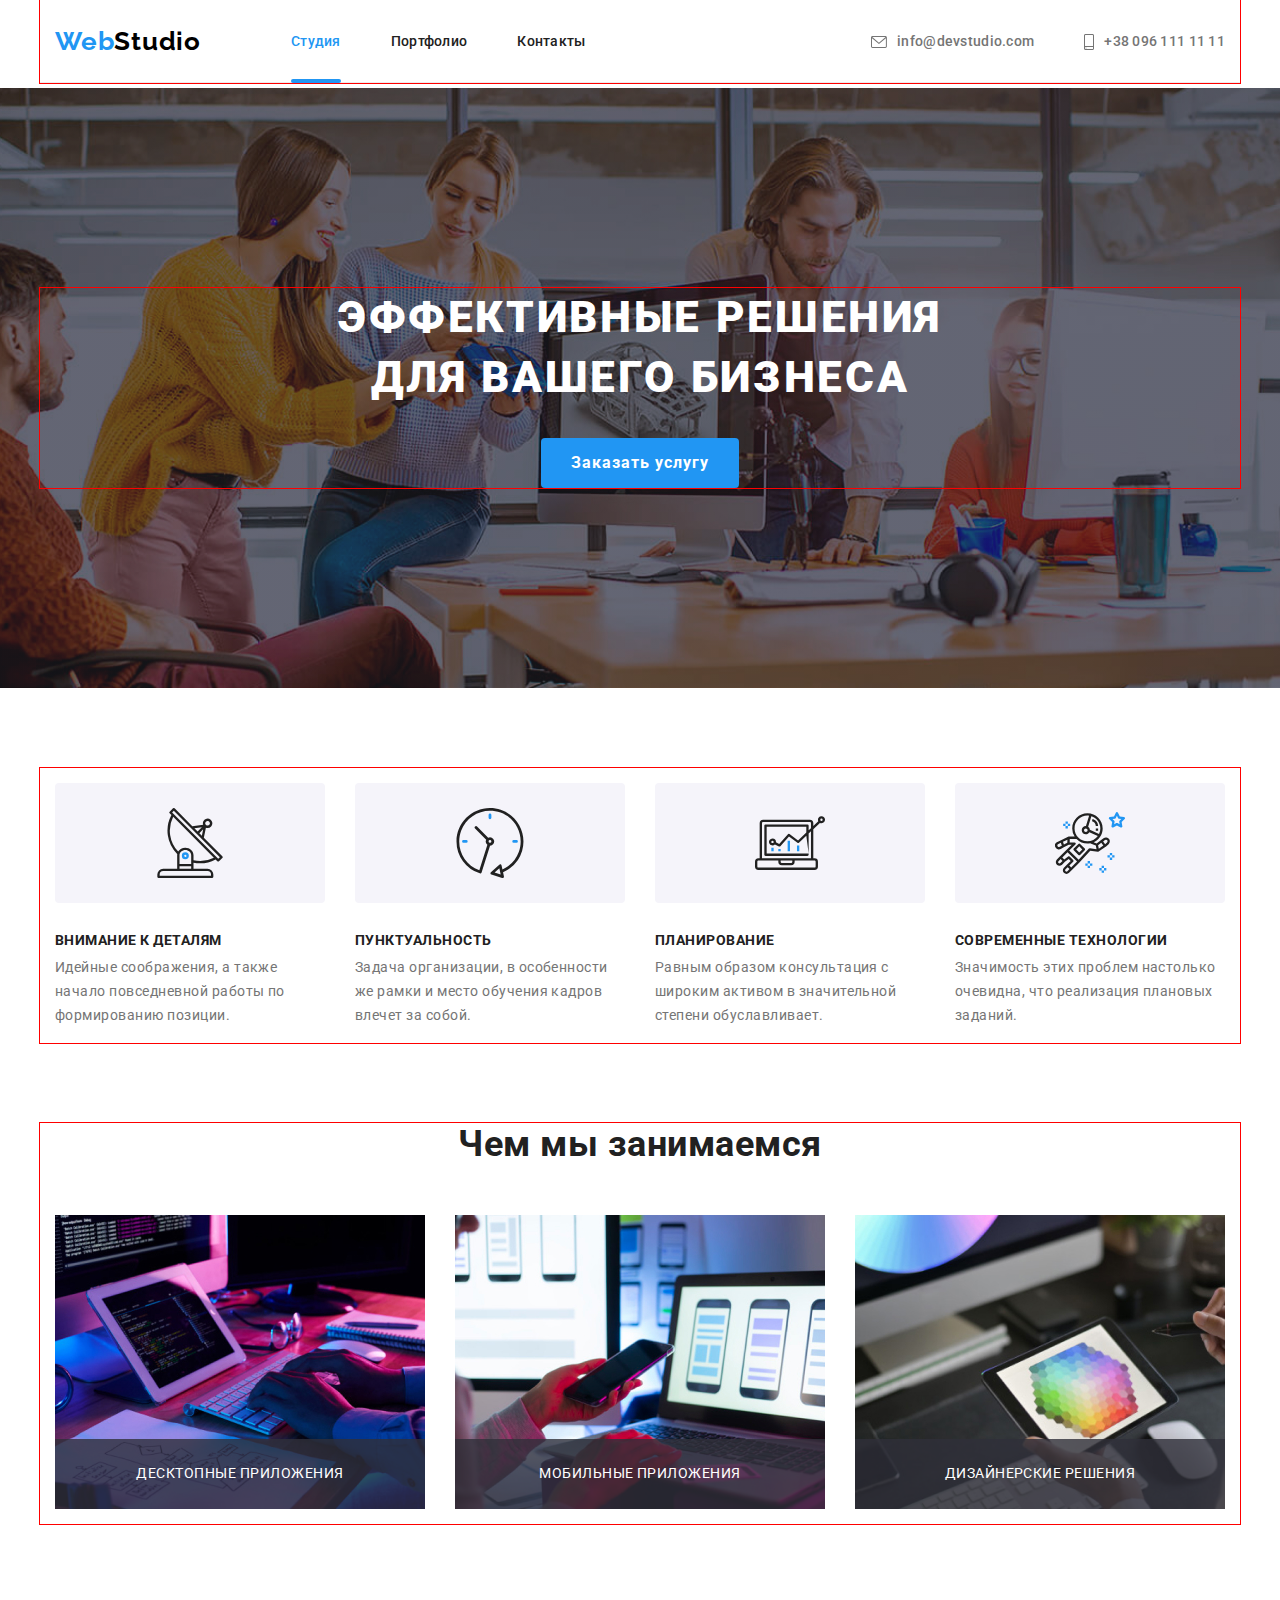
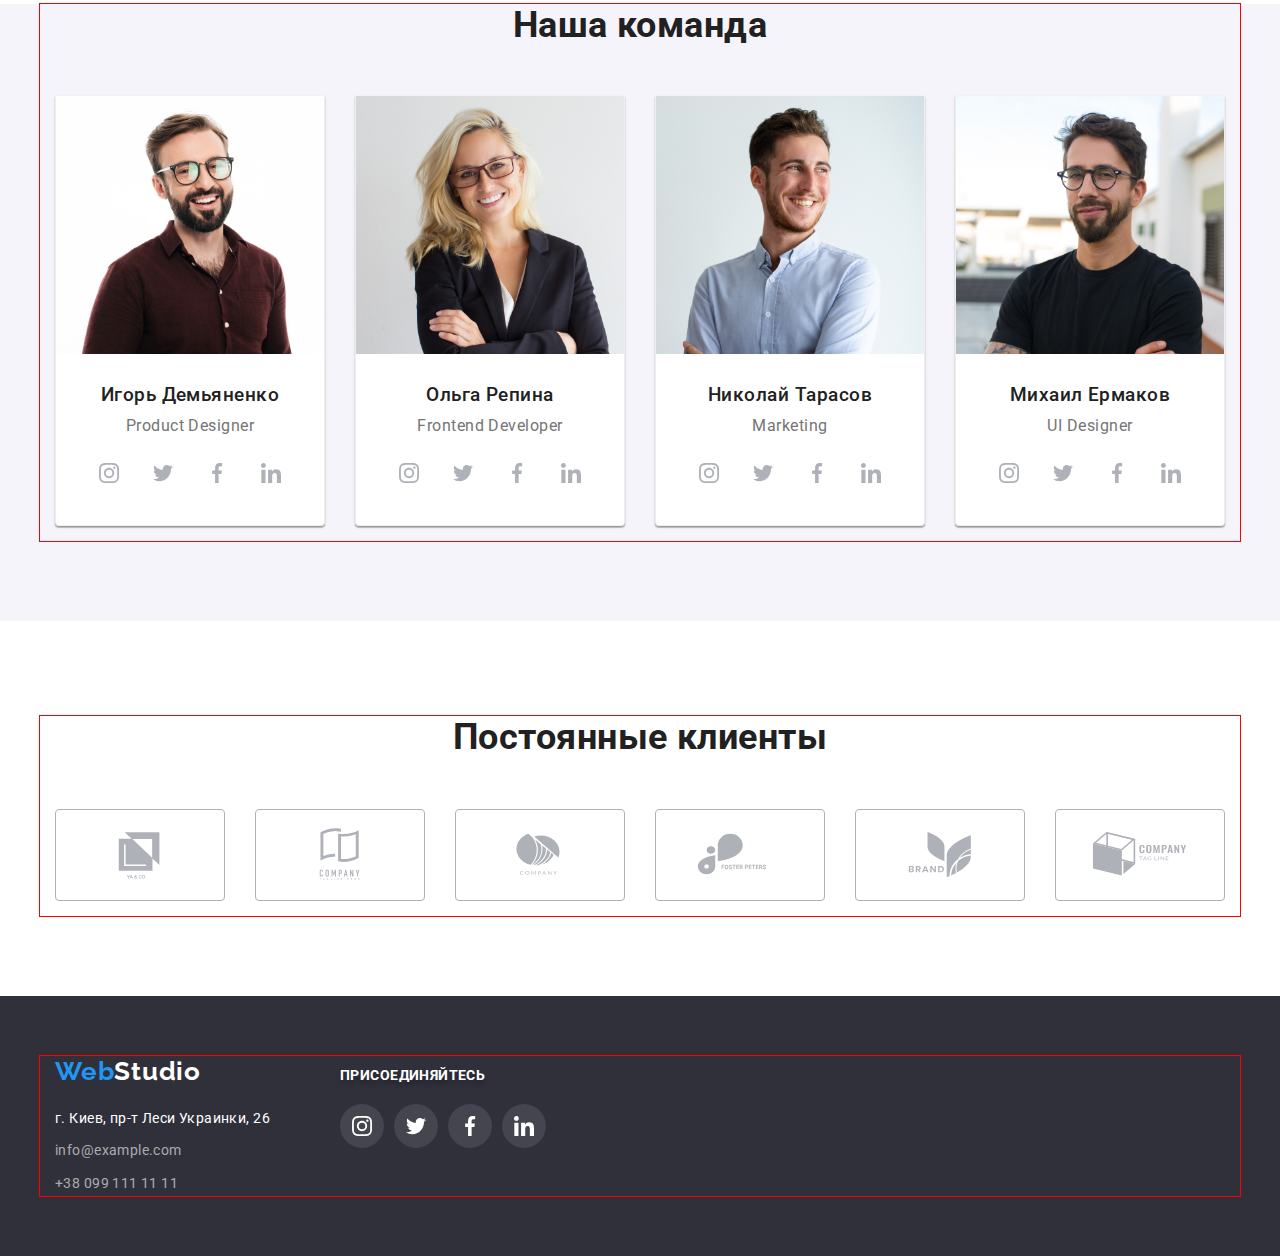
<file: index.html>
<!DOCTYPE html>
<html lang="ru">
  <head>
    <meta charset="UTF-8" />
    <meta http-equiv="X-UA-Compatible" content="IE=edge" />
    <meta name="viewport" content="width=device-width, initial-scale=1.0" />
    <title>WebStudio</title>

    <!--fonts-->

    <link rel="preconnect" href="https://fonts.googleapis.com" />
    <link rel="preconnect" href="https://fonts.gstatic.com" crossorigin />
    <link
      href="https://fonts.googleapis.com/css2?family=Raleway:wght@700&family=Roboto:wght@400;500;700;900&display=swap"
      rel="stylesheet"
    />

    <!--normolaize styles-->

    <link
      rel="stylesheet"
      href="https://cdn.jsdelivr.net/npm/modern-normalize@1.1.0/modern-normalize.min.css"
    />

    <!--castom styles-->

    <link rel="stylesheet" href="./css/styles.css" />
  </head>

  <body data-body>
    <!-- heder -->

    <header>
      <section class="container section-flex heder-container heder-border-one">
        <nav class="heder-nav section-flex">
          <a class="logo-web logo-heder link" href="./index.html"
            >Web<span class="logo-studio">Studio</span></a
          >
          <ul class="list section-flex heder-padding-one">
            <li class="heder-list-item">
              <a class="heder-link link current" href="./index.html">Студия</a>
            </li>
            <li class="heder-list-item">
              <a class="heder-link link" href="./portfolio.html">Портфолио</a>
            </li>
            <li class="heder-list-item">
              <a class="heder-link link" href="./index.html">Контакты</a>
            </li>
          </ul>
        </nav>

        <ul class="section-flex list heder-group heder-padding-one">
          <li class="heder-group-item">
            <a class="heder-contact link" href="mailito:info@devstudio.com"
              ><svg class="mail-svg" width="16" height="12">
                <use href="./images/icons.svg#icon-mail"></use></svg
              >info@devstudio.com</a
            >
          </li>
          <li class="heder-group-item">
            <a class="heder-contact link" href="tel:+380961111111"
              ><svg class="phone-svg" width="10" height="16">
                <use href="./images/icons.svg#icon-phone"></use></svg
              >+38 096 111 11 11</a
            >
          </li>
        </ul>
      </section>
    </header>

    <!-- main -->

    <main>
      <!-- section hero -->

      <section class="section hero-background">
        <div class="container hero-center">
          <h1 class="section-one-h1">Эффективные решения для вашего бизнеса</h1>

          <button class="btn-one btn" type="button" data-modal-open>Заказать услугу</button>
        </div>
      </section>

      <!-- section best  -->

      <section class="section">
        <!--Особенности и преимущества -->

        <div class="container">
          <h2 class="visually-hidden">Особенности и преимущества</h2>
          <ul class="list best-list card-set">
            <li class="card-set-item">
              <div class="best-icon-border">
                <svg width="70" height="70">
                  <use href="./images/icons.svg#icon-antenna"></use>
                </svg>
              </div>
              <h3 class="section-one-h3-best">Внимание к деталям</h3>
              <p class="section-one-p-best">
                Идейные соображения, а также начало повседневной работы по формированию позиции.
              </p>
            </li>

            <li class="card-set-item">
              <div class="best-icon-border">
                <svg width="70" height="70">
                  <use href="./images/icons.svg#icon-clock"></use>
                </svg>
              </div>
              <h3 class="section-one-h3-best">Пунктуальность</h3>
              <p class="section-one-p-best">
                Задача организации, в особенности же рамки и место обучения кадров влечет за собой.
              </p>
            </li>

            <li class="card-set-item">
              <div class="best-icon-border">
                <svg width="70" height="70">
                  <use href="./images/icons.svg#icon-diagram"></use>
                </svg>
              </div>
              <h3 class="section-one-h3-best">Планирование</h3>
              <p class="section-one-p-best">
                Равным образом консультация с широким активом в значительной степени обуславливает.
              </p>
            </li>

            <li class="card-set-item">
              <div class="best-icon-border">
                <svg width="70" height="70">
                  <use href="./images/icons.svg#icon-astronaut"></use>
                </svg>
              </div>
              <h3 class="section-one-h3-best">Современные технологии</h3>
              <p class="section-one-p-best">
                Значимость этих проблем настолько очевидна, что реализация плановых заданий.
              </p>
            </li>
          </ul>
        </div>
      </section>

      <!-- Чем мы занимаемся  -->

      <section class="section section-top">
        <div class="container">
          <h2 class="section-one-h2 work-botoom">Чем мы занимаемся</h2>
          <ul class="list card-set">
            <li class="card-set-item">
              <div class="wrk-pic-bckgrnd">
                <img
                  class="img"
                  src="./images/hw1-1.jpg"
                  alt="работа закомпьютером"
                  width="370"
                  height="294"
                />
                <p class="wrk-txt-bckgrnd">Десктопные приложения</p>
              </div>
            </li>
            <li class="card-set-item">
              <div class="wrk-pic-bckgrnd">
                <img
                  class="img"
                  src="./images/hw1-2.jpg"
                  alt="работа на ноутбуке"
                  width="370"
                  height="294"
                />
                <p class="wrk-txt-bckgrnd">Мобильные приложения</p>
              </div>
            </li>
            <li class="card-set-item">
              <div class="wrk-pic-bckgrnd">
                <img
                  class="img"
                  src="./images/hw1-3.jpg"
                  alt="работа в приложении на планшете"
                  width="370"
                  height="294"
                />
                <p class="wrk-txt-bckgrnd">Дизайнерские решения</p>
              </div>
            </li>
          </ul>
        </div>
      </section>

      <!-- Наша команда  -->

      <section class="section banda-background section-top">
        <div class="container">
          <h2 class="section-one-h2">Наша команда</h2>

          <ul class="list banda-list card-set">
            <li class="card-set-item">
              <div class="banda-border">
                <img
                  class="img"
                  src="./images/hw1-4.jpg"
                  alt="фото Игорь Демьяненко"
                  width="270"
                  height="260"
                />
                <h3 class="section-one-h3-banda">Игорь Демьяненко</h3>
                <p lang="en" class="section-one-p-banda">Product Designer</p>
                <ul class="social-media list">
                  <li class="social-media-item">
                    <a
                      class="social-media-link link"
                      href=""
                      target="_blank"
                      rel="noopener noreferrer"
                      aria-label="instagram"
                    >
                      <svg class="social-media-icon" width="20" height="20">
                        <use href="./images/icons.svg#icon-instagram-01"></use></svg
                    ></a>
                  </li>
                  <li class="social-media-item">
                    <a
                      class="social-media-link link"
                      href=""
                      target="_blank"
                      rel="noopener noreferrer"
                      aria-label="twitter"
                    >
                      <svg class="social-media-icon" width="20" height="20">
                        <use href="./images/icons.svg#icon-twitter-02"></use></svg
                    ></a>
                  </li>
                  <li class="social-media-item">
                    <a
                      class="social-media-link link"
                      href=""
                      target="_blank"
                      rel="noopener noreferrer"
                      aria-label="facebook"
                    >
                      <svg class="social-media-icon" width="20" height="20">
                        <use href="./images/icons.svg#icon-facebook-03"></use></svg
                    ></a>
                  </li>
                  <li class="social-media-item">
                    <a
                      class="social-media-link link"
                      href=""
                      target="_blank"
                      rel="noopener noreferrer"
                      aria-label="linkedin"
                    >
                      <svg class="social-media-icon" width="20" height="20">
                        <use href="./images/icons.svg#icon-linkedin-04"></use></svg
                    ></a>
                  </li>
                </ul>
              </div>
            </li>

            <li class="card-set-item">
              <div class="banda-border">
                <img
                  class="img"
                  src="./images/hw1-5.jpg"
                  alt="фото Ольга Репина"
                  width="270"
                  height="260"
                />
                <h3 class="section-one-h3-banda">Ольга Репина</h3>
                <p lang="en" class="section-one-p-banda">Frontend Developer</p>
                <ul class="social-media list">
                  <li class="social-media-item">
                    <a
                      class="social-media-link link"
                      href=""
                      target="_blank"
                      rel="noopener noreferrer"
                      aria-label="instagram"
                    >
                      <svg class="social-media-icon" width="20" height="20">
                        <use href="./images/icons.svg#icon-instagram-01"></use></svg
                    ></a>
                  </li>
                  <li class="social-media-item">
                    <a
                      class="social-media-link link"
                      href=""
                      target="_blank"
                      rel="noopener noreferrer"
                      aria-label="twitter"
                    >
                      <svg class="social-media-icon" width="20" height="20">
                        <use href="./images/icons.svg#icon-twitter-02"></use></svg
                    ></a>
                  </li>
                  <li class="social-media-item">
                    <a
                      class="social-media-link link"
                      href=""
                      target="_blank"
                      rel="noopener noreferrer"
                      aria-label="facebook"
                    >
                      <svg class="social-media-icon" width="20" height="20">
                        <use href="./images/icons.svg#icon-facebook-03"></use></svg
                    ></a>
                  </li>
                  <li class="social-media-item">
                    <a
                      class="social-media-link link"
                      href=""
                      target="_blank"
                      rel="noopener noreferrer"
                      aria-label="linkedin"
                    >
                      <svg class="social-media-icon" width="20" height="20">
                        <use href="./images/icons.svg#icon-linkedin-04"></use></svg
                    ></a>
                  </li>
                </ul>
              </div>
            </li>

            <li class="card-set-item">
              <div class="banda-border">
                <img
                  class="img"
                  src="./images/hw1-6.jpg"
                  alt="фото Николай Тарасов"
                  width="270"
                  height="260"
                />
                <h3 class="section-one-h3-banda">Николай Тарасов</h3>
                <p lang="en" class="section-one-p-banda">Marketing</p>
                <ul class="social-media list">
                  <li class="social-media-item">
                    <a
                      class="social-media-link link"
                      href=""
                      target="_blank"
                      rel="noopener noreferrer"
                      aria-label="instagram"
                    >
                      <svg class="social-media-icon" width="20" height="20">
                        <use href="./images/icons.svg#icon-instagram-01"></use></svg
                    ></a>
                  </li>
                  <li class="social-media-item">
                    <a
                      class="social-media-link link"
                      href=""
                      target="_blank"
                      rel="noopener noreferrer"
                      aria-label="twitter"
                    >
                      <svg class="social-media-icon" width="20" height="20">
                        <use href="./images/icons.svg#icon-twitter-02"></use></svg
                    ></a>
                  </li>
                  <li class="social-media-item">
                    <a
                      class="social-media-link link"
                      href=""
                      target="_blank"
                      rel="noopener noreferrer"
                      aria-label="facebook"
                    >
                      <svg class="social-media-icon" width="20" height="20">
                        <use href="./images/icons.svg#icon-facebook-03"></use></svg
                    ></a>
                  </li>
                  <li class="social-media-item">
                    <a
                      class="social-media-link link"
                      href=""
                      target="_blank"
                      rel="noopener noreferrer"
                      aria-label="linkedin"
                    >
                      <svg class="social-media-icon" width="20" height="20">
                        <use href="./images/icons.svg#icon-linkedin-04"></use></svg
                    ></a>
                  </li>
                </ul>
              </div>
            </li>

            <li class="card-set-item">
              <div class="banda-border">
                <img
                  class="img"
                  src="./images/hw1-7.jpg"
                  alt="фото Михаил Ермаков"
                  width="270"
                  height="260"
                />
                <h3 class="section-one-h3-banda">Михаил Ермаков</h3>
                <p lang="en" class="section-one-p-banda">UI Designer</p>
                <ul class="social-media list">
                  <li class="social-media-item">
                    <a
                      class="social-media-link link"
                      href=""
                      target="_blank"
                      rel="noopener noreferrer"
                      aria-label="instagram"
                    >
                      <svg class="social-media-icon" width="20" height="20">
                        <use href="./images/icons.svg#icon-instagram-01"></use></svg
                    ></a>
                  </li>
                  <li class="social-media-item">
                    <a
                      class="social-media-link link"
                      href=""
                      target="_blank"
                      rel="noopener noreferrer"
                      aria-label="twitter"
                    >
                      <svg class="social-media-icon" width="20" height="20">
                        <use href="./images/icons.svg#icon-twitter-02"></use></svg
                    ></a>
                  </li>
                  <li class="social-media-item">
                    <a
                      class="social-media-link link"
                      href=""
                      target="_blank"
                      rel="noopener noreferrer"
                      aria-label="facebook"
                    >
                      <svg class="social-media-icon" width="20" height="20">
                        <use href="./images/icons.svg#icon-facebook-03"></use></svg
                    ></a>
                  </li>
                  <li class="social-media-item">
                    <a
                      class="social-media-link link"
                      href=""
                      target="_blank"
                      rel="noopener noreferrer"
                      aria-label="linkedin"
                    >
                      <svg class="social-media-icon" width="20" height="20">
                        <use href="./images/icons.svg#icon-linkedin-04"></use></svg
                    ></a>
                  </li>
                </ul>
              </div>
            </li>
          </ul>
        </div>
      </section>

      <!-- Постоянные клиенты -->

      <section class="section">
        <div class="container">
          <h2 class="section-one-h2">Постоянные клиенты</h2>
          <ul class="list clients-list card-set">
            <li class="clients-item card-set-item">
              <a
                class="link clients-link"
                href=""
                target="_blank"
                rel="noopener noreferrer"
                aria-label="number 1"
              >
                <svg class="clients-icon" width="106" height="60">
                  <use href="./images/icons.svg#icon-logo-01"></use>
                </svg>
              </a>
            </li>

            <li class="clients-item card-set-item">
              <a
                class="link clients-link"
                href=""
                target="_blank"
                rel="noopener noreferrer"
                aria-label="number 2"
              >
                <svg class="clients-icon" width="106" height="60">
                  <use href="./images/icons.svg#icon-logo-02"></use>
                </svg>
              </a>
            </li>

            <li class="clients-item card-set-item">
              <a
                class="link clients-link"
                href=""
                target="_blank"
                rel="noopener noreferrer"
                aria-label="number 3"
              >
                <svg class="clients-icon" width="106" height="60">
                  <use href="./images/icons.svg#icon-logo-03"></use>
                </svg>
              </a>
            </li>

            <li class="clients-item card-set-item">
              <a
                class="link clients-link"
                href=""
                target="_blank"
                rel="noopener noreferrer"
                aria-label="number 4"
              >
                <svg class="clients-icon" width="106" height="60">
                  <use href="./images/icons.svg#icon-logo-04"></use>
                </svg>
              </a>
            </li>

            <li class="clients-item card-set-item">
              <a
                class="link clients-link"
                href=""
                target="_blank"
                rel="noopener noreferrer"
                aria-label="number 5"
              >
                <svg class="clients-icon" width="106" height="60">
                  <use href="./images/icons.svg#icon-logo-05"></use>
                </svg>
              </a>
            </li>

            <li class="clients-item card-set-item">
              <a
                class="link clients-link"
                href=""
                target="_blank"
                rel="noopener noreferrer"
                aria-label="number 6"
              >
                <svg class="clients-icon" width="106" height="60">
                  <use href="./images/icons.svg#icon-logo-06"></use>
                </svg>
              </a>
            </li>
          </ul>
        </div>
      </section>
    </main>

    <!-- footer -->

    <footer class="footer-background">
      <div class="container section-flex footer-address-flex">
        <div class="footer-adress-contact">
          <div class="footer-logo">
            <a class="logo-web link" href="./index.html"
              >Web<span class="footer-logo-studio">Studio</span></a
            >
          </div>

          <ul class="list">
            <li class="address-item">
              <address>
                <a
                  class="footer-address link"
                  href="https://goo.gl/maps/yNYyYPv2zE2rzLxP9"
                  target="_blank"
                  rel="noopener noreferrer"
                  >г. Киев, пр-т Леси Украинки, 26</a
                >
              </address>
            </li>
            <li class="address-item">
              <a class="footer-contact link" href="mailito:info@example.com">info@example.com</a>
            </li>
            <li class="address-item">
              <a class="footer-contact link" href="tel:+380991111111">+38 099 111 11 11</a>
            </li>
          </ul>
        </div>

        <div class="footer-media">
          <h3 class="footer-h3">присоединяйтесь</h3>

          <ul class="footer-media-list list">
            <li class="footer-media-item">
              <a
                class="footer-media-link link"
                href=""
                target="_blank"
                rel="noopener noreferrer"
                aria-label="instagram"
              >
                <svg class="footer-media-icon" width="20" height="20">
                  <use href="./images/icons.svg#icon-instagram-01"></use></svg
              ></a>
            </li>
            <li class="footer-media-item">
              <a
                class="footer-media-link link"
                href=""
                target="_blank"
                rel="noopener noreferrer"
                aria-label="twitter"
              >
                <svg class="footer-media-icon" width="20" height="20">
                  <use href="./images/icons.svg#icon-twitter-02"></use></svg
              ></a>
            </li>
            <li class="footer-media-item">
              <a
                class="footer-media-link link"
                href=""
                target="_blank"
                rel="noopener noreferrer"
                aria-label="facebook"
              >
                <svg class="footer-media-icon" width="20" height="20">
                  <use href="./images/icons.svg#icon-facebook-03"></use></svg
              ></a>
            </li>
            <li class="footer-media-item">
              <a
                class="footer-media-link link"
                href=""
                target="_blank"
                rel="noopener noreferrer"
                aria-label="linkedin"
              >
                <svg class="footer-media-icon" width="20" height="20">
                  <use href="./images/icons.svg#icon-linkedin-04"></use></svg
              ></a>
            </li>
          </ul>
        </div>
      </div>
    </footer>

    <!-- Window -->

    <div class="backdrop is-hidden" data-modal>
      <div class="modal">
        <button class="modal-close-btn" type="button" data-modal-close>
          <svg width="18" height="18">
            <use href="./images/icons.svg#icon-close"></use>
          </svg>
        </button>
      </div>
    </div>
    <script src="./js/modal.js"></script>
  </body>
</html>
</file>
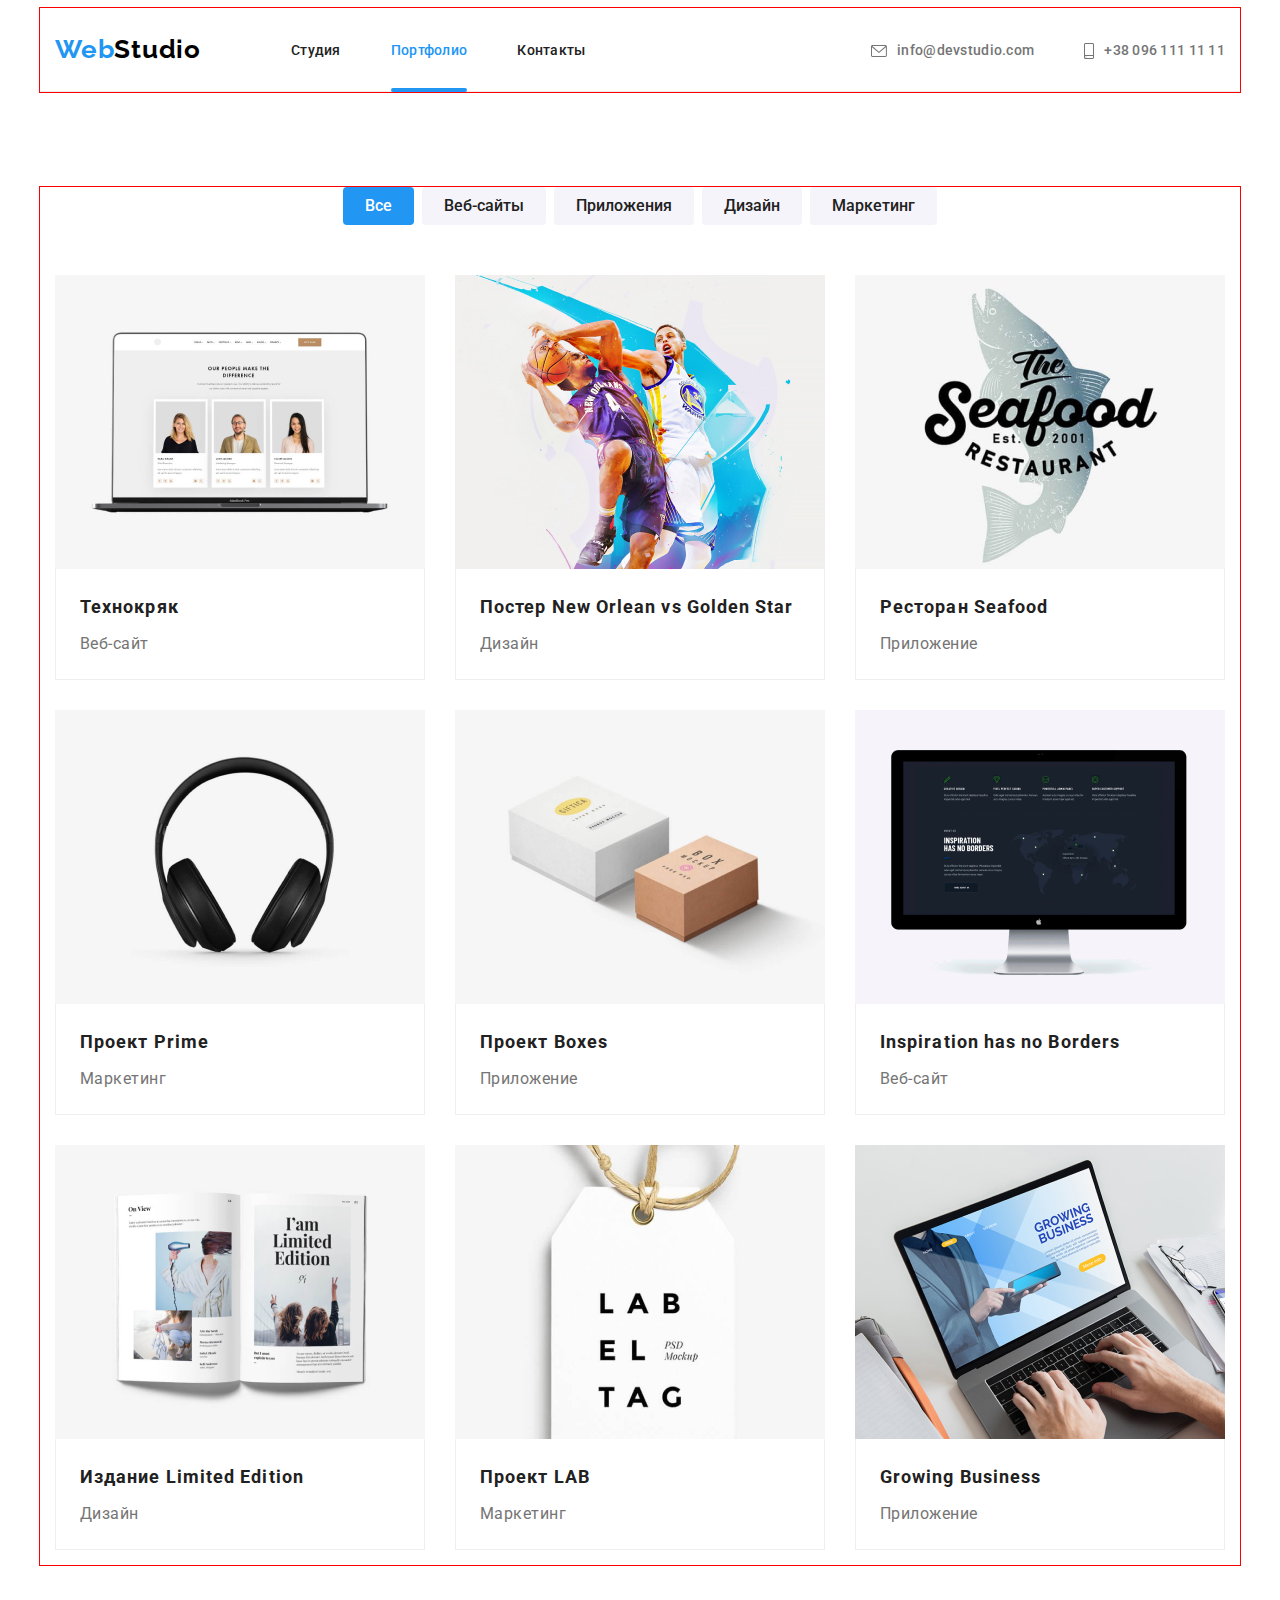
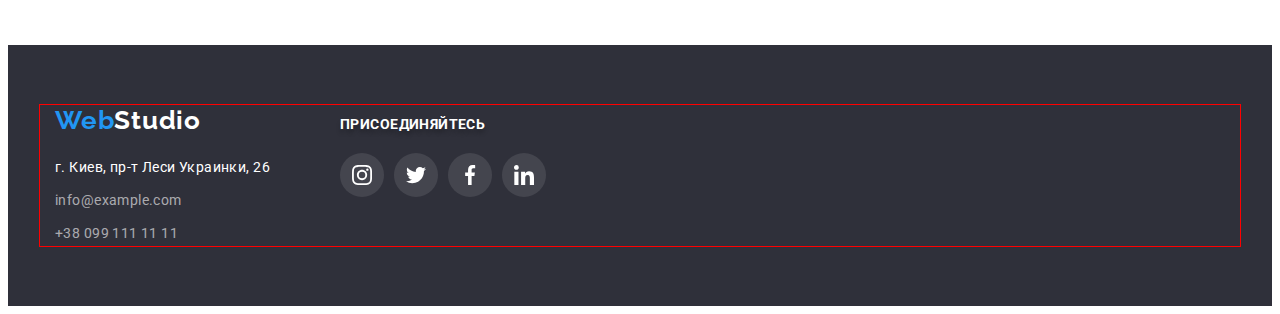
<file: portfolio.html>
<!DOCTYPE html>
<html lang="ru">
  <head>
    <meta charset="UTF-8" />
    <meta http-equiv="X-UA-Compatible" content="IE=edge" />
    <meta name="viewport" content="width=device-width, initial-scale=1.0" />
    <title>Portfolio</title>
    <link rel="preconnect" href="https://fonts.googleapis.com" />
    <link rel="preconnect" href="https://fonts.gstatic.com" crossorigin />
    <link
      href="https://fonts.googleapis.com/css2?family=Raleway:wght@700&family=Roboto:wght@400;500;700;900&display=swap"
      rel="stylesheet"
    />
    <link rel="stylesheet" href="./css/styles.css" />
  </head>

  <body>
    <!-- heder -->

    <header>
      <section class="container section-flex heder-container heder-border-portfolio">
        <nav class="heder-nav section-flex">
          <a class="logo-web logo-heder link" href="./index.html"
            >Web<span class="logo-studio">Studio</span></a
          >
          <ul class="list section-flex heder-padding-one">
            <li class="heder-list-item">
              <a class="heder-link link" href="./index.html">Студия</a>
            </li>
            <li class="heder-list-item">
              <a class="heder-link link current" href="./portfolio.html">Портфолио</a>
            </li>
            <li class="heder-list-item">
              <a class="heder-link link" href="./index.html">Контакты</a>
            </li>
          </ul>
        </nav>

        <ul class="section-flex list heder-group heder-padding-one">
          <li class="heder-group-item">
            <a class="heder-contact link" href="mailito:info@devstudio.com"
              ><svg class="mail-svg" width="16" height="12">
                <use href="./images/icons.svg#icon-mail"></use></svg
              >info@devstudio.com</a
            >
          </li>
          <li class="heder-group-item">
            <a class="heder-contact link" href="tel:+380961111111"
              ><svg class="phone-svg" width="10" height="16">
                <use href="./images/icons.svg#icon-phone"></use></svg
              >+38 096 111 11 11</a
            >
          </li>
        </ul>
      </section>
    </header>

    <!-- main -->

    <main>
      <!-- portfolio -->

      <section class="section">
        <div class="container">
          <h1 class="visually-hidden">Портфолио</h1>

          <ul class="list section-flex btn-portfolio-container">
            <li class="btn-portfolio-right">
              <button class="btn btn-portfolio btn-colored" type="button">Все</button>
            </li>
            <li class="btn-portfolio-right">
              <button class="btn btn-portfolio" type="button">Веб-сайты</button>
            </li>
            <li class="btn-portfolio-right">
              <button class="btn btn-portfolio" type="button">Приложения</button>
            </li>
            <li class="btn-portfolio-right">
              <button class="btn btn-portfolio" type="button">Дизайн</button>
            </li>
            <li class="btn-portfolio-right">
              <button class="btn btn-portfolio" type="button">Маркетинг</button>
            </li>
          </ul>

          <ul class="list card-set">
            <li class="card-set-item">
              <a class="link card-border" href="">
                <div class="card-set-blur">
                  <img
                    class="portfolio-pic img"
                    src="./images/hw-2-01.jpg"
                    alt="Работающий ноутбук "
                    width="370"
                    height="294"
                  />
                  <div class="portfolio-overlay">
                    <p class="portfolio-dcrptn">
                      Ресурс предлагает комплексные предложения с разным уровнем функционала и
                      сервисов. Все это позволит посетителю получить исчерпывающие сведения о
                      компании или частном лице.
                    </p>
                  </div>
                </div>
                <div class="portfolio-border">
                  <h2 class="portfolio-h2-style">Технокряк</h2>
                  <p class="pottfolio-p-style">Веб-сайт</p>
                </div>
              </a>
            </li>

            <li class="card-set-item">
              <a class="link card-border" href="">
                <img
                  class="portfolio-pic img"
                  src="./images/hw-2-02.jpg"
                  alt="Два баскетболиста в борьбе за мячь Работающий ноутбук "
                  width="370"
                  height="294"
                />

                <div class="portfolio-border">
                  <h2 class="portfolio-h2-style">Постер New Orlean vs Golden Star</h2>
                  <p class="pottfolio-p-style">Дизайн</p>
                </div>
              </a>
            </li>

            <li class="card-set-item">
              <a class="link card-border" href="">
                <img
                  class="portfolio-pic img"
                  src="./images/hw-2-03.jpg"
                  alt="Логотип ресторана"
                  width="370"
                  height="294"
                />
                <div class="portfolio-border">
                  <h2 class="portfolio-h2-style">Ресторан Seafood</h2>
                  <p class="pottfolio-p-style">Приложение</p>
                  <span class="visually-hidden">Приложения</span>
                </div>
              </a>
            </li>

            <li class="card-set-item">
              <a class="link card-border" href="">
                <img
                  class="portfolio-pic img"
                  src="./images/hw-2-04.jpg"
                  alt="Изображение наушников"
                  width="370"
                  height="294"
                />
                <div class="portfolio-border">
                  <h2 class="portfolio-h2-style">Проект Prime</h2>
                  <p class="pottfolio-p-style">Маркетинг</p>
                  <span class="visually-hidden">Маркетинг</span>
                </div>
              </a>
            </li>

            <li class="card-set-item">
              <a class="link card-border" href="">
                <img
                  class="portfolio-pic img"
                  src="./images/hw-2-05.jpg"
                  alt="Изображение двух коробок"
                  width="370"
                  height="294"
                />
                <div class="portfolio-border">
                  <h2 class="portfolio-h2-style">Проект Boxes</h2>
                  <p class="pottfolio-p-style">Приложение</p>
                  <span class="visually-hidden">Приложения</span>
                </div>
              </a>
            </li>

            <li class="card-set-item">
              <a class="link card-border" href="">
                <img
                  class="portfolio-pic img"
                  src="./images/hw-2-06.jpg"
                  alt="Монитор Aplle"
                  width="370"
                  height="294"
                />
                <div class="portfolio-border">
                  <h2 lang="en" class="portfolio-h2-style">Inspiration has no Borders</h2>
                  <p class="pottfolio-p-style">Веб-сайт</p>
                  <span class="visually-hidden">Веб-сайты</span>
                </div>
              </a>
            </li>

            <li class="card-set-item">
              <a class="link card-border" href="">
                <img
                  class="portfolio-pic img"
                  src="./images/hw-2-07.jpg"
                  alt="Разворот журнала"
                  width="370"
                  height="294"
                />
                <div class="portfolio-border">
                  <h2 class="portfolio-h2-style">Издание Limited Edition</h2>
                  <p class="pottfolio-p-style">Дизайн</p>
                  <span class="visually-hidden">Дизайн</span>
                </div>
              </a>
            </li>

            <li class="card-set-item">
              <a class="link card-border" href="">
                <img
                  class="portfolio-pic img"
                  src="./images/hw-2-08.jpg"
                  alt="Изображение этикетки LAB"
                  width="370"
                  height="294"
                />
                <div class="portfolio-border">
                  <h2 class="portfolio-h2-style">Проект LAB</h2>
                  <p class="pottfolio-p-style">Маркетинг</p>
                  <span class="visually-hidden">Маркетинг</span>
                </div>
              </a>
            </li>

            <li class="card-set-item">
              <a class="link card-border" href="">
                <img
                  class="portfolio-pic img"
                  src="./images/hw-2-09.jpg"
                  alt="Работа в приложении Growing Business на ноутбуке"
                  width="370"
                  height="294"
                />
                <div class="portfolio-border">
                  <h2 lang="en" class="portfolio-h2-style">Growing Business</h2>
                  <p class="pottfolio-p-style">Приложение</p>
                  <span class="visually-hidden">Приложения</span>
                </div>
              </a>
            </li>
          </ul>
        </div>
      </section>
    </main>

    <!-- footer -->

    <footer class="footer-background">
      <div class="container section-flex footer-address-flex">
        <div class="footer-adress-contact">
          <div class="footer-logo">
            <a class="logo-web link" href="./index.html"
              >Web<span class="footer-logo-studio">Studio</span></a
            >
          </div>

          <ul class="list">
            <li class="address-item">
              <address>
                <a
                  class="footer-address link"
                  href="https://goo.gl/maps/yNYyYPv2zE2rzLxP9"
                  target="_blank"
                  rel="noopener noreferrer"
                  >г. Киев, пр-т Леси Украинки, 26</a
                >
              </address>
            </li>
            <li class="address-item">
              <a class="footer-contact link" href="mailito:info@example.com">info@example.com</a>
            </li>
            <li class="address-item">
              <a class="footer-contact link" href="tel:+380991111111">+38 099 111 11 11</a>
            </li>
          </ul>
        </div>

        <div class="footer-media">
          <h3 class="footer-h3">присоединяйтесь</h3>

          <ul class="footer-media-list list">
            <li class="footer-media-item">
              <a
                class="footer-media-link link"
                href=""
                target="_blank"
                rel="noopener noreferrer"
                aria-label="instagram"
              >
                <svg class="footer-media-icon" width="20" height="20">
                  <use href="./images/icons.svg#icon-instagram-01"></use></svg
              ></a>
            </li>
            <li class="footer-media-item">
              <a
                class="footer-media-link link"
                href=""
                target="_blank"
                rel="noopener noreferrer"
                aria-label="twitter"
              >
                <svg class="footer-media-icon" width="20" height="20">
                  <use href="./images/icons.svg#icon-twitter-02"></use></svg
              ></a>
            </li>
            <li class="footer-media-item">
              <a
                class="footer-media-link link"
                href=""
                target="_blank"
                rel="noopener noreferrer"
                aria-label="facebook"
              >
                <svg class="footer-media-icon" width="20" height="20">
                  <use href="./images/icons.svg#icon-facebook-03"></use></svg
              ></a>
            </li>
            <li class="footer-media-item">
              <a
                class="footer-media-link link"
                href=""
                target="_blank"
                rel="noopener noreferrer"
                aria-label="linkedin"
              >
                <svg class="footer-media-icon" width="20" height="20">
                  <use href="./images/icons.svg#icon-linkedin-04"></use></svg
              ></a>
            </li>
          </ul>
        </div>
      </div>
    </footer>
  </body>
</html>
</file>
<file: css/styles.css>
:root { 

/* fonts */

--main-font: "Roboto", sans-serif;
--secondary-font: "Raleway";

   


/* text color */

--accent-txt-color: #2196F3;
--txt-black: #000000;
--txt-white: #FFFFFF;
--txt-deep-grey: #212121;
--txt-light-gray: #F5F4FA;
--txt-gray: #757575 ;
--txt-gray-glass: rgba(255, 255, 255, 0.6);

/* bg color */

--heder-footer: #2F303A;

/* others */

--items: 3;
--indent: 30px;

--anmtn-slow: 250ms cubic-bezier(0.4, 0, 0.2, 1);
    
}

body
 {
    font-family: var(--main-font);
    font-size: 16px;
    letter-spacing: 0.03em;
    color: var(--txt-gray);
    background-color: #FFFFFF;
}

/* resrt */

html {
    box-sizing: border-box;
}

*,
*::after,
*::before {
    box-sizing: inherit;
}
h1,
h2,
h3,
h4,
p,
img {
    margin: 0;
}


 

.img {
    display: block;
    max-width: 100%;
    margin: 0;
    height: auto;
    
}


/* comon styles start */

.no-scroll {
    overflow: hidden;
}


.section {
    padding-top: 95px;
    padding-bottom: 95px;
}

.container {
    width: 1200px;
    padding-left: 15px;
    padding-right: 15px;
    margin-left: auto;
    margin-right: auto;
    outline: 1px solid red;
}

.section-flex {
    display: flex;
}

.visually-hidden {
    position: absolute;
    width: 1px;
    height: 1px;
    margin: -1px;
    border: 0;
    padding: 0;

    white-space: nowrap;
    clip-path: inset(100%);
    clip: rect(0 0 0 0);
    overflow: hidden;
}

.link {
    text-decoration: none;
}

.list {
    list-style: none;
    margin: 0;
    padding: 0;
}
 
.logo-web {
    font-family: var(--secondary-font);
    font-weight: 700;
    font-size: 26px;
    line-height: 1.19;
    letter-spacing: 0.03em;
    color: var(--accent-txt-color)}

.btn {
    font-size: 16px;
    text-align: center;
    cursor: pointer;
    border-radius: 4px;
    border: 0px;
}
 

/* сетка flex */

.card-set {
    display: flex;
    flex-wrap: wrap;
    margin: calc((-1 * var(--indent)) / 2);
}

.card-set-item {
    flex-basis: calc((100% - (var(--indent)) * var(--items)) / var(--items));
    margin: calc((var(--indent)) / 2);
}


/* comon styles end */




/* heder */

.heder-container {
    align-items: center;
    }
    
.heder-border-one {
    border-bottom: 1px solid #ECECEC;
    margin-bottom: 5px;
    }

.heder-border-portfolio {
    border-bottom: 1px solid #ECECEC;
    
   
    
}
   

.heder-nav {
    align-items: center;
}

.logo-heder {
    margin-right: 90px;

}

.logo-studio {
    color: var(--txt-black);}



.heder-list-item:not(:last-child) {
    margin-right: 50px;}


.heder-link {   
    font-weight: 500;
    font-size: 14px;
    line-height: 1.14;
    letter-spacing: 0.02em;
    color: var(--txt-deep-grey);
    padding-top: 32px;
    padding-bottom: 32px;
    transition: color, var(--anmtn-slow)
    
}

.current {
    position: relative;
    
}



.current:after {
 content: "";
 position: absolute;
 left: 0;
 width: 100%;
 height: 4px;
 background-color: var(--accent-txt-color);
 border-radius: 2px;
 bottom: -2px;
 
}

.heder-padding-one {
    
    padding-top: 32px;
    padding-bottom: 32px;
}

.heder-padding-portfolio {
    padding-top: 32px;
    padding-bottom: 31px;}

.heder-group  { 
    
    margin-left: auto;
    }
.heder-group-item:not(:last-child) {
    margin-right:  50px;
}

.heder-contact {
    font-weight: 500;
    font-size: 14px;
    line-height: 1.14;
    letter-spacing: 0.02em;
    color: var(--txt-gray);
    transition: color, var(--anmtn-slow)
    }

.heder-contact:hover,
.heder-contact:focus,
.heder-link:hover,
.heder-link:focus,
.mail-svg:hover,
.phone-svg:hover,
.mail-svg:focus,
.phone-svg:focus,
.current {color: var(--accent-txt-color);
}


.mail-svg,
.phone-svg {
    display: inline-block;
    vertical-align: middle;    
    margin-right: 10px;
    fill: currentColor;
    
}


/* main */




/* main-one */

.hero-background {
    max-width: 1600px;
    margin-right: auto;
    margin-left: auto;
    background-image: linear-gradient(rgba(47, 48, 58, 0.4),rgba(47, 48, 58, 0.4)),
     url(../images/hw-04-background.jpg);
    background-repeat: no-repeat;
    background-position: center;
    background-size: cover;
    padding: 200px 0;
}

.hero-center {
    text-align: center;}
    

.section-one-h1 { 
    
    font-weight: 900;
    font-size: 44px;
    line-height: 1.36;
    width: 695px;
    letter-spacing: 0.06em;
    text-transform: uppercase;
    color: var(--txt-white);
    margin-right: auto;
    margin-left: auto;
    margin-bottom: 30px;
}


.btn-one {
    font-weight: 700;
    line-height: 1.88;
    letter-spacing: 0.06em; 
    color: var(--txt-white);
    background-color: var(--accent-txt-color);
    padding: 10px 30px;
    transition: color var(--anmtn-slow), background-color var(--anmtn-slow);
}


.btn-one:hover,
.btn-one:focus,
.btn-one:active {
    color: var(--txt-deep-grey);
    background-color: var(--txt-light-gray);
}

.section-one-h2 {
    
    font-size: 36px;
    line-height: 1.17;
    text-align: center;
    color: var(--txt-deep-grey);
    margin-bottom: 50px;
}



.best-icon-border {
    display: flex;
    align-items: center;
    justify-content: center;
    height: 120px;
    background-color: #F5F4FA;
    border-radius: 4px;
    
}

.section-one-h3-best {
    
    font-size: 14px;
    line-height: 1.14;
     text-transform: uppercase;
    color: var(--txt-deep-grey);
    margin-top: 30px;
    margin-bottom: 7px;}
    
.section-one-p-best {
    font-size: 14px;
    line-height: 1.71;
    
}
.best-list {
   
    --items: 4;
}

.wrk-pic-bckgrnd {
    position: relative;
    
    
}

.wrk-txt-bckgrnd {
    display: flex;
    font-size: 14px;
    line-height: 1.14;
    text-transform: uppercase;
    color: var(--txt-white);
    background-color: rgba(47, 48, 58, 0.8);
    position: absolute;
    bottom: 0;
    right: 0;
    width: 100%;
    height: 70px;
    justify-content: center;
    align-items: center;
    
    
}





.banda-background {
    background-color: #F5F4FA;
    
}

.section-top {
    padding-top: 0;}

.banda-border {
    padding: 0px 0px;
    border: 1px solid #EEEEEE;
    background-color: #FFFFFF;;
    border-top: none;
    box-shadow: 0px 1px 3px rgba(0, 0, 0, 0.12), 0px 1px 1px rgba(0, 0, 0, 0.14), 0px 2px 1px rgba(0, 0, 0, 0.2);
    border-radius: 0px 0px 4px 4px;

}

.section-one-h3-banda {
    
    font-weight: 500;
    line-height: 1.19;
    /* identical to box height */
    text-align: center;
    color: var(--txt-deep-grey);
    padding-top: 30px;
    }

.section-one-p-banda {
    
    line-height: 1.19;
    /* identical to box height */
    text-align: center;
    padding-top: 10px;
    
    } 

.social-media {
    display: flex;
    justify-content: center;
    padding-top: 16px;
    padding-bottom: 30px;
}    

.social-media-item:not(:last-child) {
    margin-right: 10px;

}


.social-media-link {
    display: flex;
    align-items: center;
    justify-content: center;
    width: 44px;
    height: 44px;
    background-color: white;
    border-radius: 50%;
    color: #AFB1B8;
    transition: color var(--anmtn-slow), background-color var(--anmtn-slow);

}

.social-media-link:hover, 
.social-media-link:focus  {
    color: var(--txt-white);
    background-color:  #2196F3;
}

.social-media-icon {
    fill: currentColor;
}


.banda-list {
    --items: 4;
}

.clients-list { 
    display: flex;
    justify-content: center;
    --items: 6;
}

.clients-link {
    display: flex;
    align-items: center;
    justify-content: center;
    height: 92px;
    color: #AFB1B8;
    border: 1px solid #AFB1B8;
    border-radius: 4px;
    transition: color var(--anmtn-slow), border var(--anmtn-slow) ;
}


.clients-link:hover,
.clients-link:focus {
    color: #2196F3;
    border: 1px solid #2196F3;
    
}


        .clients-icon {
fill: currentColor;
}



/* main-portfolio */  



.btn-portfolio-container {
        align-items: center;
        justify-content: center;
        margin-bottom: 50px;
        
      }

.btn-portfolio {
        padding: 6px 22px;
        font-family: inherit;
        font-weight: 500;
        line-height: 1.62;
        color: var(--txt-deep-grey);
        background-color: transparent;
        background-color: var(--txt-light-gray);
        transition: color, var(--anmtn-slow), background-color var(--anmtn-slow),
        box-shadow var(--anmtn-slow);
        }
.btn-portfolio-right:not(:last-child) {
    margin-right: 8px;
}

    

.btn-portfolio:hover,
.btn-portfolio:focus,
.btn-portfolio:active {
    color: var(--txt-white);
    background-color: var(--accent-txt-color);
    box-shadow: 0px 3px 1px rgba(0, 0, 0, 0.1), 0px 1px 2px rgba(0, 0, 0, 0.08), 0px 2px 2px rgba(0, 0, 0, 0.12);
    border-radius: 4px;
}


.btn-colored {
    color: var(--txt-white); 
    background-color: var(--accent-txt-color);
}


.portfolio-border {
    border: 1px solid #EEEEEE;
    border-top: none;
   }



.portfolio-h2-style {
    
    font-size: 18px;
    line-height: 2;
    letter-spacing: 0.06em;
    color: var(--txt-deep-grey);
    padding-top: 20px;
    padding-left: 24px;
    
} 



.pottfolio-p-style {
    line-height: 1.88;
    color: var(--txt-gray);
    padding-top: 4px;
    padding-bottom: 20px;
    padding-left: 24px;

}

.card-border {
    display: block;
    transition: box-shadow var(--anmtn-slow);
    
}

.card-border:hover,
.card-border:focus
 {
    box-shadow: 0px 3px 1px 
    rgba(0, 0, 0, 0.1), 0px 1px 2px 
    rgba(0, 0, 0, 0.08), 0px 2px 2px 
    rgba(0, 0, 0, 0.12);
} 

.card-set-blur {
    position: relative;
    overflow: hidden;
}

.portfolio-overlay {
    position: absolute;
    top: 0;
    left: 0;
    bottom: 0;
    transform: translateY(100%);
    display:flex;
    align-content: center;
    justify-content: center;
    padding: 63px 24px;
    background-color: rgba(33, 150, 243, 0.9);
    width: 100%;
    height: 100%;
    transition: transform var(--anmtn-slow);
    
}

.card-border:hover .portfolio-overlay{
transform: translateY(0%);
}

.portfolio-dcrptn {
    font-size: 18px;
    line-height: 1.56;
    color: var(--txt-white);
    transition: transform var(--anmtn-slow);
  }


/* footer */

.footer-background {
background-color: var(--heder-footer);
padding-top: 60px;
padding-bottom: 60px;
}

.footer-address-flex {
    align-items: baseline
}
.footer-adress-contact {
    margin-right: 70px;
}
.footer-logo {
 margin-bottom: 20px;  
}
.footer-logo-studio {
color: var(--txt-white);

}

.footer-address {
    font-size: 14px;
    line-height: 1.71;
    letter-spacing: 0.03em;
    font-style: normal;
    color: var(--txt-white);
    
}

.address-item:not(:last-child) {
    margin-bottom: 9px;
}


.footer-contact {
    font-size: 14px;
    line-height: 1.71;
    letter-spacing: 0.03em;
    color: var(--txt-gray-glass);
    transition: color, var(--anmtn-slow);
        
}

.footer-contact:hover,
.footer-contact:focus {
    color: var(--accent-txt-color);}

    



.footer-h3 {
        font-size: 14px;
        line-height: 1.14;
        letter-spacing: 0.03em;
        text-transform: uppercase;
        color: #FFFFFF;
        text-shadow: 0px 4px 4px rgba(0, 0, 0, 0.25);
        margin-bottom: 20px;
}

.footer-media-list {
    display: flex;
   
    

}


 .footer-media-link {
    
        display: flex;
        align-items: center;
        justify-content: center;
        width: 44px;
        height: 44px;
        background-color: rgba(255, 255, 255, 0.1);
        border-radius: 50%;
        color: var(--txt-white);
        transition: background-color var(--anmtn-slow);
 }
 
 .footer-media-link:hover,
 .footer-media-link:focus {
    background-color: #2196F3;
 }

 .footer-media-icon {
     fill: currentColor;
 }

 .footer-media-item:not(:last-child) {
     margin-right: 10px;
 }


 /* window */

 .backdrop {
    position: fixed;
    top: 0;
    left: 0;
    width: 100%;
    height: 70%;
    z-index: 1000;
    background-color: rgba(0, 0, 0, 0.2);
    opacity: 1;
    visibility: visible;
    pointer-events: initial;
    transition: opacity var(--anmtn-slow), visibility var(--anmtn-slow);


 }
 .backdrop.is-hidden {
    opacity: 0;
    visibility: hidden;
    pointer-events: none;

 }

 .modal {
    position: absolute;
    top: 50%;
    left: 50%;
    transform: translate(-50%, -50%);
    min-width: 528px;
    min-height: 581px;
    background-color: var(--txt-white);
    border-radius: 4px;
    box-shadow:
     0px 1px 3px rgba(0, 0, 0, 0.12),
     0px 1px 1px rgba(0, 0, 0, 0.14),
     0px 2px 1px rgba(0, 0, 0, 0.2);
    
 }

 .modal-close-btn {
    position: absolute;
    top: 0;
    right: 0;
    width: 30px;
    height: 30px;
    transform: translate(-8px, 8px);
    background-color: var(--txt-white);
    border-radius: 50% ;
    border: 1px solid rgba(0, 0, 0, 0.1);
    display: flex;
    justify-content: center;
    align-items: center;
    cursor: pointer;
    



 }
</file>
